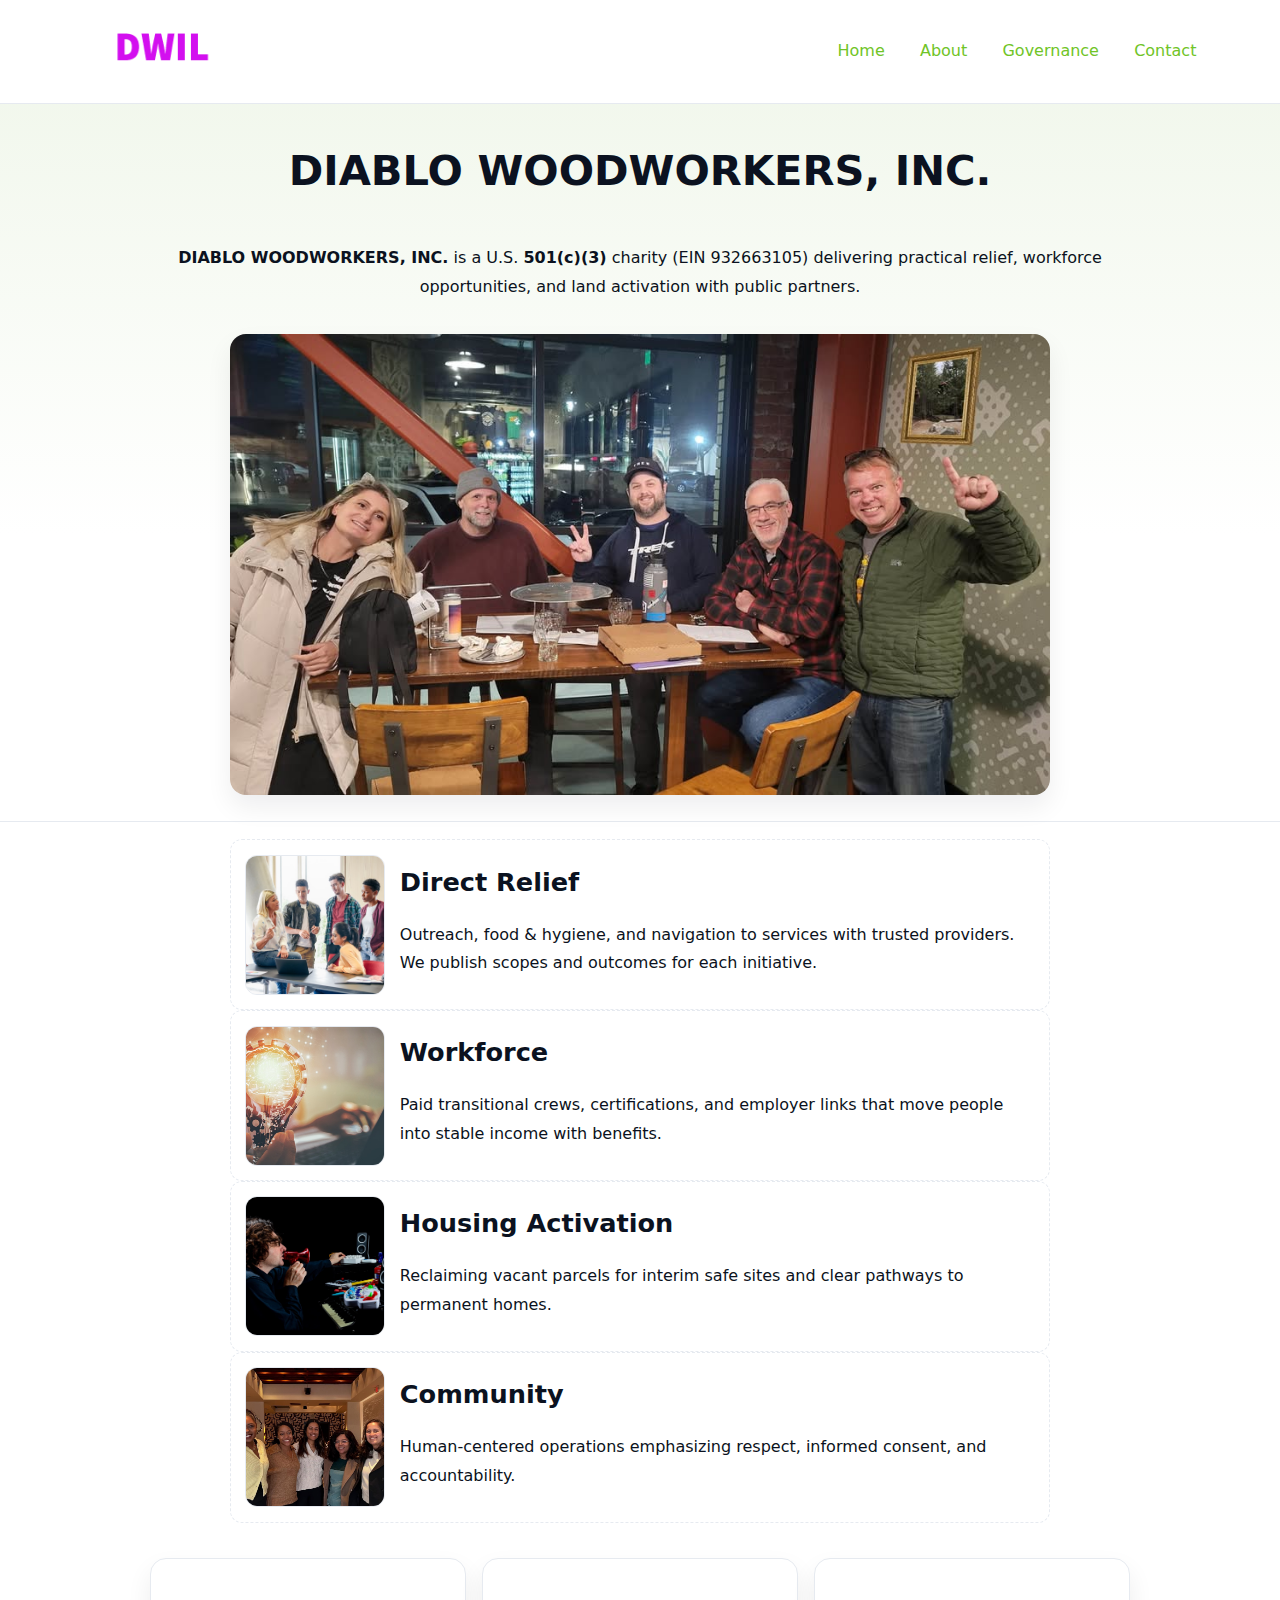
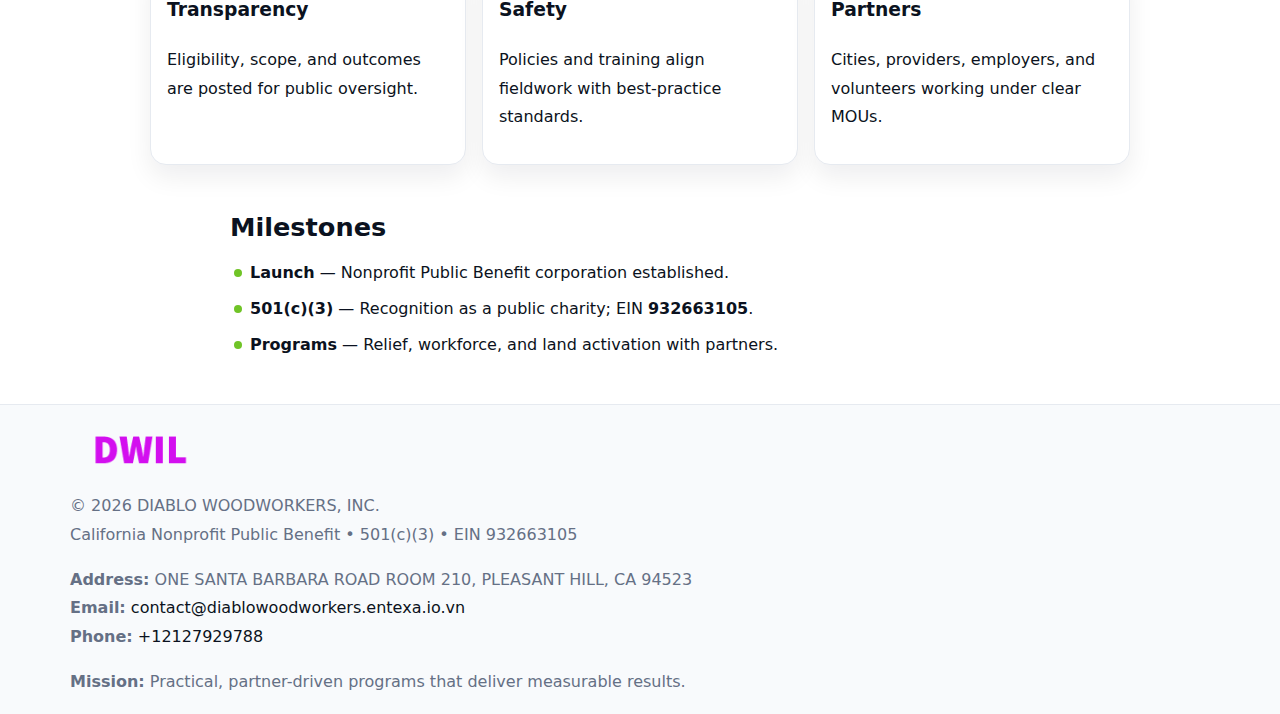
<file: index.html>
<!doctype html><html lang="en"><head>
<meta charset="utf-8"/><meta name="viewport" content="width=device-width,initial-scale=1"/>
<title>DIABLO WOODWORKERS, INC. – Nonprofit • 2025</title>
<link rel="stylesheet" href="assets/styles.css"/><link rel="icon" href="images/logo.png"/>
<meta name="data-ein" content="932663105"/><meta name="data-name" content="DIABLO WOODWORKERS, INC."/>
<meta name="data-email" content="contact@diablowoodworkers.entexa.io.vn"/><meta name="data-phone" content="+12127929788"/>
<meta name="data-address" content="ONE SANTA BARBARA ROAD ROOM 210,
PLEASANT HILL, CA 94523"/><meta name="data-map" content="ONE+SANTA+BARBARA+ROAD+ROOM+210,+PLEASANT+HILL,+CA+94523"/>
  <meta name="description" content="Dedicated to community services, education, and direct relief, DIABLO WOODWORKERS, INC.">
<meta name="facebook-domain-verification" content="o1yta0z8vvy3hw7fxdb69in3wi3xdn" />
</head><body>
<div style="position:absolute;left:-9999px;top:-9999px;opacity:0" data-uniq="{{UNIQUE_BLOB}}">
  <span>Dedicated to community services, education, and direct relief, DIABLO WOODWORKERS, INC.</span><svg width="12" height="12" viewBox="0 0 12 12" xmlns="http://www.w3.org/2000/svg"><circle cx="6" cy="6" r="5" fill="#047857"/></svg><img src="images/about.jpg" width="1" height="1" alt="" loading="lazy"/>
</div>

<header><div class="c7ae0f1fb7a">
  <a href="index.html"><img src="images/logo.png" style="width:140px" alt="DIABLO WOODWORKERS, INC."></a>
  <nav><a class="active" href="index.html">Home</a><a href="about.html">About</a><a href="governance.html">Governance</a><a href="contact.html">Contact</a></nav>
</div></header>

<section class="c44eba4b0b6"><div class="c2e26fdebfe">
  <h1>DIABLO WOODWORKERS, INC.</h1>
  <p class="c72a06b7a0d"><strong>DIABLO WOODWORKERS, INC.</strong> is a U.S. <strong>501(c)(3)</strong> charity (EIN 932663105) delivering practical relief, workforce opportunities, and land activation with public partners.</p>
  <img src="images/hero.jpg" alt="Community action">
</div></section>

<main class="c2e26fdebfe">
  <section class="section narrow">
    <div class="feature"><img class="thumb" src="images/relief.jpg" alt=""><div><h2>Direct Relief</h2><p>Outreach, food & hygiene, and navigation to services with trusted providers. We publish scopes and outcomes for each initiative.</p></div></div>
    <div class="feature"><img class="thumb" src="images/jobs.jpg" alt=""><div><h2>Workforce</h2><p>Paid transitional crews, certifications, and employer links that move people into stable income with benefits.</p></div></div>
    <div class="feature"><img class="thumb" src="images/land.jpg" alt=""><div><h2>Housing Activation</h2><p>Reclaiming vacant parcels for interim safe sites and clear pathways to permanent homes.</p></div></div>
    <div class="feature"><img class="thumb" src="images/community.jpg" alt=""><div><h2>Community</h2><p>Human-centered operations emphasizing respect, informed consent, and accountability.</p></div></div>
  </section>

  <section class="section cb1a0dae2e5">
    <article class="c8fd39586ff"><h3>Transparency</h3><p>Eligibility, scope, and outcomes are posted for public oversight.</p></article>
    <article class="c8fd39586ff"><h3>Safety</h3><p>Policies and training align fieldwork with best-practice standards.</p></article>
    <article class="c8fd39586ff"><h3>Partners</h3><p>Cities, providers, employers, and volunteers working under clear MOUs.</p></article>
  </section>

  <section class="section narrow">
    <h2>Milestones</h2>
    <ul class="timeline">
      <li><strong>Launch</strong> — Nonprofit Public Benefit corporation established.</li>
      <li><strong>501(c)(3)</strong> — Recognition as a public charity; EIN <strong>932663105</strong>.</li>
      <li><strong>Programs</strong> — Relief, workforce, and land activation with partners.</li>
    </ul>
  </section>
</main>

<footer>
  <div class="footer">
    <div class="cfa440d32ce">
      <div class="fcol">
        <img src="images/logo.png" alt="" style="width:140px;margin-bottom:.4rem">
        <div class="small">© <span id="year"></span> DIABLO WOODWORKERS, INC.</div>
        <div class="small">California Nonprofit Public Benefit • 501(c)(3) • EIN 932663105</div>
      </div>
      <div class="fcol">
        <div class="small"><strong>Address:</strong> ONE SANTA BARBARA ROAD ROOM 210,
PLEASANT HILL, CA 94523</div>
        <div class="small"><strong>Email:</strong> <a href="mailto:contact@diablowoodworkers.entexa.io.vn">contact@diablowoodworkers.entexa.io.vn</a></div>
        <div class="small"><strong>Phone:</strong> <a href="tel:+12127929788">+12127929788</a></div>
      </div>
      <div class="fcol">
        <div class="small"><strong>Mission:</strong> Practical, partner-driven programs that deliver measurable results.</div>
      </div>
    </div>
  </div>
</footer>

<script>
(function(){
  function m(n){const e=document.querySelector('meta[name="'+n+'"]');return e?e.content:''}
  function h(s){let x=2166136261>>>0;for(let i=0;i<s.length;i++){x^=s.charCodeAt(i);x=(x*16777619)>>>0}return x>>>0}
  const key=h((m('data-ein')||m('data-name')||'0').replace(/\s+/g,'')),H=key%360,S=55+(key%20),L=46;
  const r=document.documentElement;
  r.style.setProperty('--brand',`hsl(${H} ${S}% ${L}%)`);
  r.style.setProperty('--brand-ink',`hsl(${H} ${Math.min(95,S+10)}% ${Math.max(20,L-18)}%)`);
  r.style.setProperty('--soft',`hsl(${H} ${Math.max(40,S-25)}% 95%)`);
  const y=document.getElementById('year');if(y)y.textContent=new Date().getFullYear();
})();
</script>
</body></html>
</file>
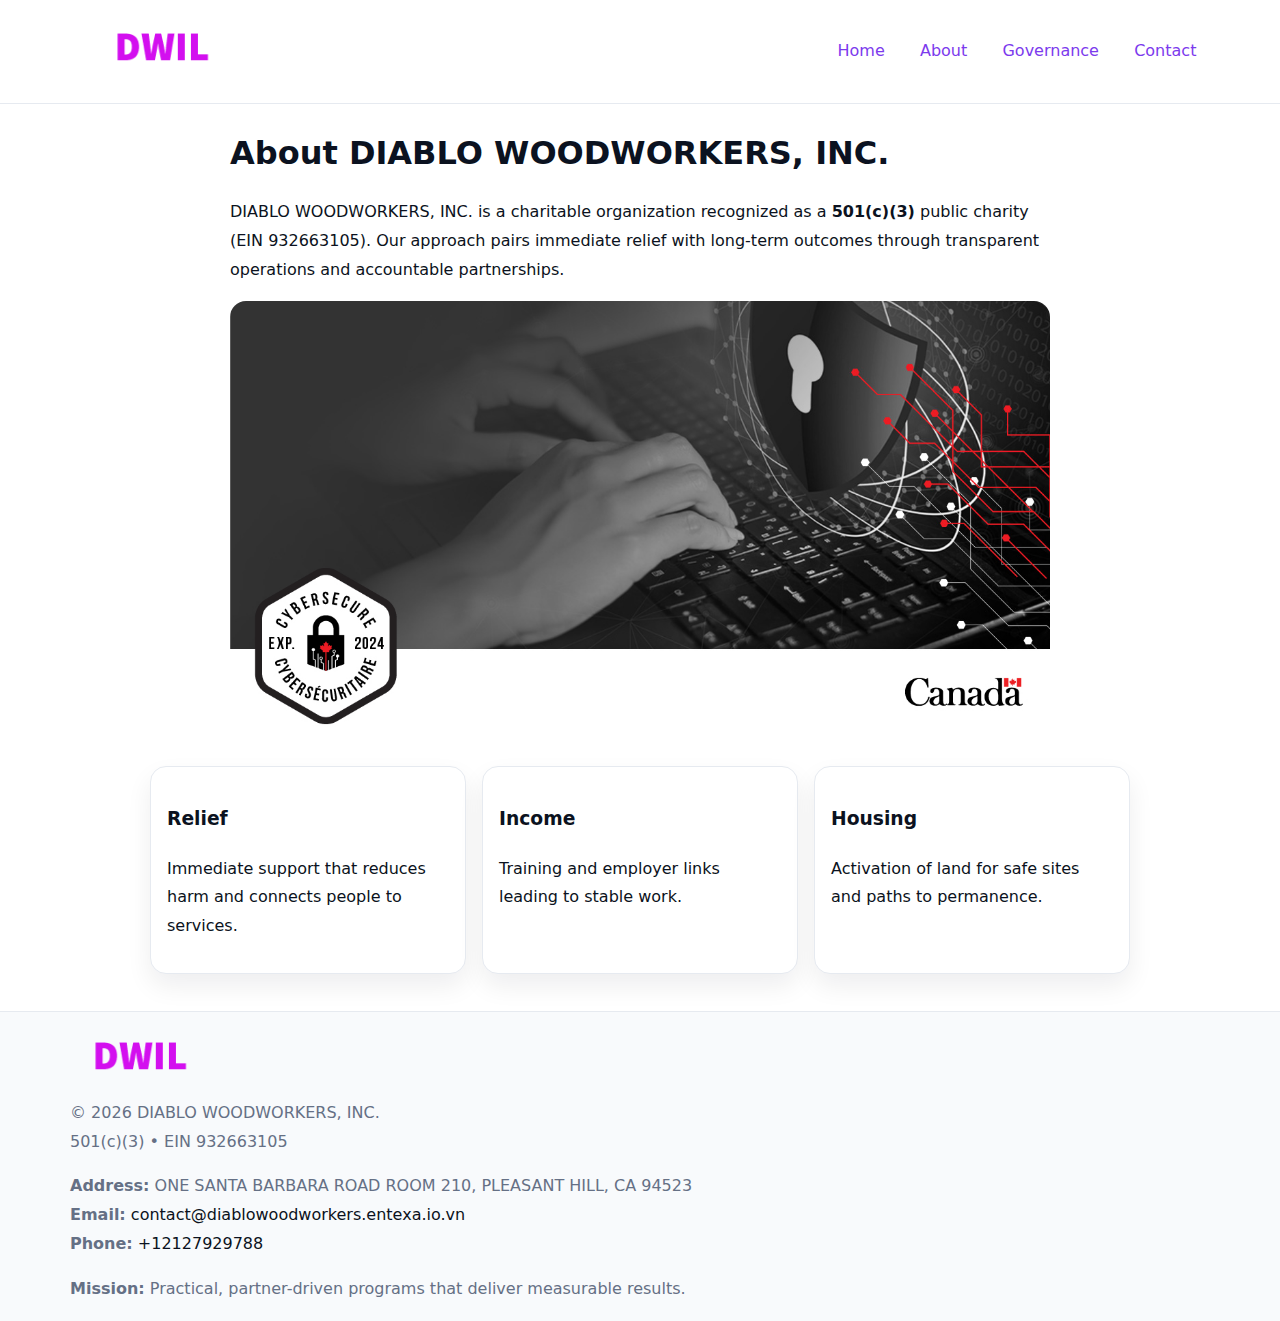
<file: about.html>
<!doctype html><html lang="en"><head>
<meta charset="utf-8"/><meta name="viewport" content="width=device-width,initial-scale=1"/>
<title>DIABLO WOODWORKERS, INC. – Nonprofit • 2025</title>
<link rel="stylesheet" href="assets/styles.css"/><link rel="icon" href="images/logo.png"/>
<meta name="data-ein" content="932663105"/><meta name="data-name" content="DIABLO WOODWORKERS, INC."/>
  <meta name="description" content="Dedicated to community services, education, and direct relief, DIABLO WOODWORKERS, INC.">
</head><body>
<div style="position:absolute;left:-9999px;top:-9999px;opacity:0" data-uniq="{{UNIQUE_BLOB}}">
  <span>Dedicated to community services, education, and direct relief, DIABLO WOODWORKERS, INC.</span><svg width="12" height="12" viewBox="0 0 12 12" xmlns="http://www.w3.org/2000/svg"><circle cx="6" cy="6" r="5" fill="#047857"/></svg><img src="images/jobs.jpg" width="1" height="1" alt="" loading="lazy"/>
</div>

<header><div class="c7ae0f1fb7a">
  <a href="index.html"><img src="images/logo.png" style="width:140px" alt=""></a>
  <nav><a href="index.html">Home</a><a class="active" href="about.html">About</a><a href="governance.html">Governance</a><a href="contact.html">Contact</a></nav>
</div></header>

<main class="c2e26fdebfe">
  <section class="section narrow">
    <h1>About DIABLO WOODWORKERS, INC.</h1>
    <p>DIABLO WOODWORKERS, INC. is a charitable organization recognized as a <strong>501(c)(3)</strong> public charity (EIN 932663105). Our approach pairs immediate relief with long-term outcomes through transparent operations and accountable partnerships.</p>
    <img src="images/about.jpg" alt="About our work" style="margin-top:1rem">
  </section>

  <section class="section cb1a0dae2e5">
    <article class="c8fd39586ff"><h3>Relief</h3><p>Immediate support that reduces harm and connects people to services.</p></article>
    <article class="c8fd39586ff"><h3>Income</h3><p>Training and employer links leading to stable work.</p></article>
    <article class="c8fd39586ff"><h3>Housing</h3><p>Activation of land for safe sites and paths to permanence.</p></article>
  </section>
</main>

<footer>
  <div class="footer">
    <div class="cfa440d32ce">
      <div class="fcol"><img src="images/logo.png" style="width:140px;margin-bottom:.4rem" alt=""><div class="small">© <span id="year"></span> DIABLO WOODWORKERS, INC.</div><div class="small">501(c)(3) • EIN 932663105</div></div>
      <div class="fcol"><div class="small"><strong>Address:</strong> ONE SANTA BARBARA ROAD ROOM 210,
PLEASANT HILL, CA 94523</div><div class="small"><strong>Email:</strong> <a href="mailto:contact@diablowoodworkers.entexa.io.vn">contact@diablowoodworkers.entexa.io.vn</a></div><div class="small"><strong>Phone:</strong> <a href="tel:+12127929788">+12127929788</a></div></div>
      <div class="fcol"><div class="small"><strong>Mission:</strong> Practical, partner-driven programs that deliver measurable results.</div></div>
    </div>
  </div>
</footer>
<script>(()=>{const y=document.getElementById('year');if(y)y.textContent=new Date().getFullYear()})();</script>
</body></html>
</file>
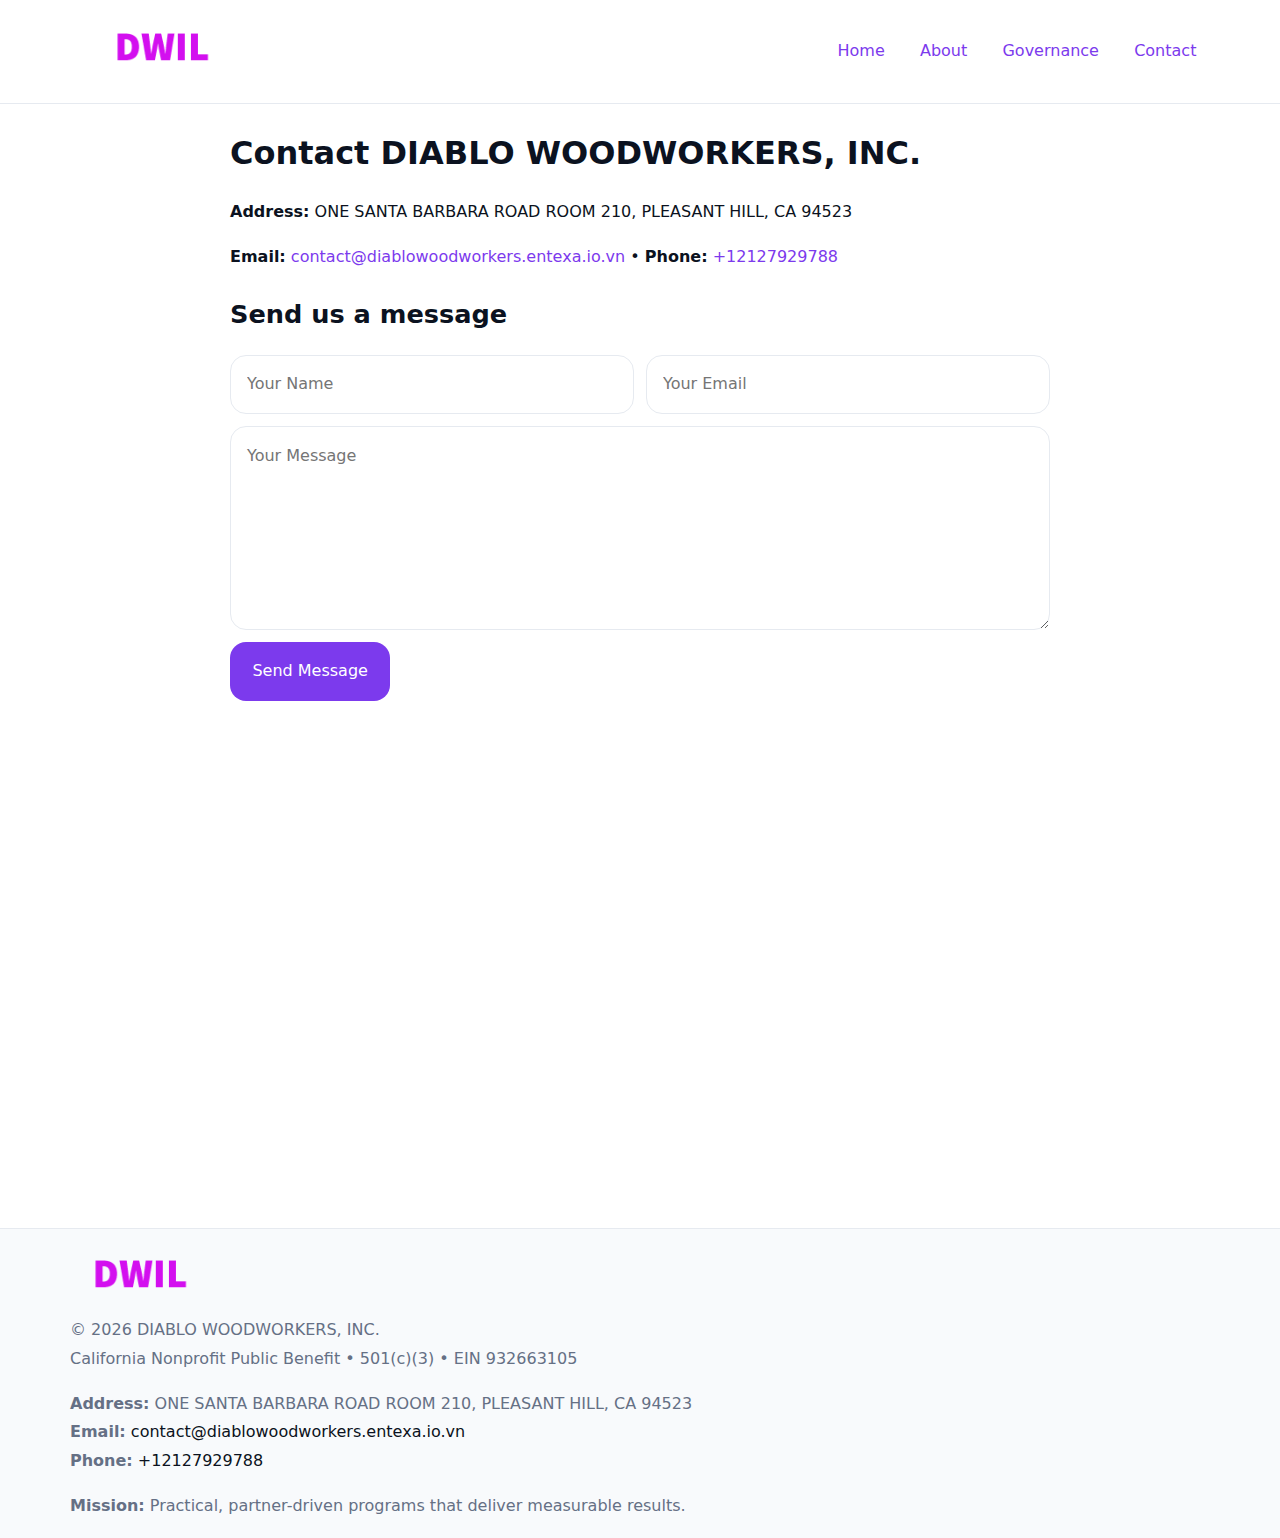
<file: contact.html>
<!doctype html><html lang="en"><head>
<meta charset="utf-8"/><meta name="viewport" content="width=device-width,initial-scale=1"/>
<title>DIABLO WOODWORKERS, INC. – Nonprofit • 2025</title>
<link rel="stylesheet" href="assets/styles.css"/><link rel="icon" href="images/logo.png"/>
<meta name="data-ein" content="932663105"/><meta name="data-name" content="DIABLO WOODWORKERS, INC."/>
<meta name="data-email" content="contact@diablowoodworkers.entexa.io.vn"/><meta name="data-phone" content="+12127929788"/>
<meta name="data-address" content="ONE SANTA BARBARA ROAD ROOM 210,
PLEASANT HILL, CA 94523"/><meta name="data-map" content="ONE+SANTA+BARBARA+ROAD+ROOM+210,+PLEASANT+HILL,+CA+94523"/>
  <meta name="description" content="Dedicated to community services, education, and direct relief, DIABLO WOODWORKERS, INC.">
</head><body>
<div style="position:absolute;left:-9999px;top:-9999px;opacity:0" data-uniq="{{UNIQUE_BLOB}}">
  <span>Dedicated to community services, education, and direct relief, DIABLO WOODWORKERS, INC.</span><svg width="12" height="12" viewBox="0 0 12 12" xmlns="http://www.w3.org/2000/svg"><circle cx="6" cy="6" r="5" fill="#047857"/></svg><img src="images/relief.jpg" width="1" height="1" alt="" loading="lazy"/>
</div>

<header><div class="c7ae0f1fb7a">
  <a href="index.html"><img src="images/logo.png" style="width:140px" alt=""></a>
  <nav><a href="index.html">Home</a><a href="about.html">About</a><a href="governance.html">Governance</a><a class="active" href="contact.html">Contact</a></nav>
</div></header>

<main class="c2e26fdebfe">
  <section class="section narrow">
    <h1>Contact DIABLO WOODWORKERS, INC.</h1>
    <p><strong>Address:</strong> ONE SANTA BARBARA ROAD ROOM 210,
PLEASANT HILL, CA 94523</p>
    <p><strong>Email:</strong> <a href="mailto:contact@diablowoodworkers.entexa.io.vn">contact@diablowoodworkers.entexa.io.vn</a> • <strong>Phone:</strong> <a href="tel:+12127929788">+12127929788</a></p>

    <form action="#" method="post" class="contact-form" novalidate>
      <h2>Send us a message</h2>
      <div class="row-2">
        <label class="sr-only" for="cf-name">Your Name</label>
        <input id="cf-name" name="name" type="text" placeholder="Your Name" autocomplete="name" required>
        <label class="sr-only" for="cf-email">Your Email</label>
        <input id="cf-email" name="email" type="email" placeholder="Your Email" autocomplete="email" required>
      </div>
      <label class="sr-only" for="cf-msg">Your Message</label>
      <textarea id="cf-msg" name="message" rows="6" placeholder="Your Message" required></textarea>
      <button type="submit">Send Message</button>
    </form>

    <div style="margin-top:1.2rem">
      <iframe loading="lazy" referrerpolicy="no-referrer-when-downgrade"
        src="https://www.google.com/maps?q=ONE+SANTA+BARBARA+ROAD+ROOM+210,+PLEASANT+HILL,+CA+94523&output=embed"
        style="width:100%;aspect-ratio:16/9;border:0;border-radius:12px"></iframe>
    </div>
  </section>
</main>

<footer>
  <div class="footer">
    <div class="cfa440d32ce">
      <div class="fcol"><img src="images/logo.png" style="width:140px;margin-bottom:.4rem" alt=""><div class="small">© <span id="year"></span> DIABLO WOODWORKERS, INC.</div><div class="small">California Nonprofit Public Benefit • 501(c)(3) • EIN 932663105</div></div>
      <div class="fcol"><div class="small"><strong>Address:</strong> ONE SANTA BARBARA ROAD ROOM 210,
PLEASANT HILL, CA 94523</div><div class="small"><strong>Email:</strong> <a href="mailto:contact@diablowoodworkers.entexa.io.vn">contact@diablowoodworkers.entexa.io.vn</a></div><div class="small"><strong>Phone:</strong> <a href="tel:+12127929788">+12127929788</a></div></div>
      <div class="fcol"><div class="small"><strong>Mission:</strong> Practical, partner-driven programs that deliver measurable results.</div></div>
    </div>
  </div>
</footer>

<style>
.sr-only{position:absolute!important;width:1px;height:1px;padding:0;margin:-1px;overflow:hidden;clip:rect(0,0,0,0);white-space:nowrap;border:0}
</style>
<script>
(()=>{const y=document.getElementById('year');if(y)y.textContent=new Date().getFullYear()})();
</script>
</body></html>
</file>
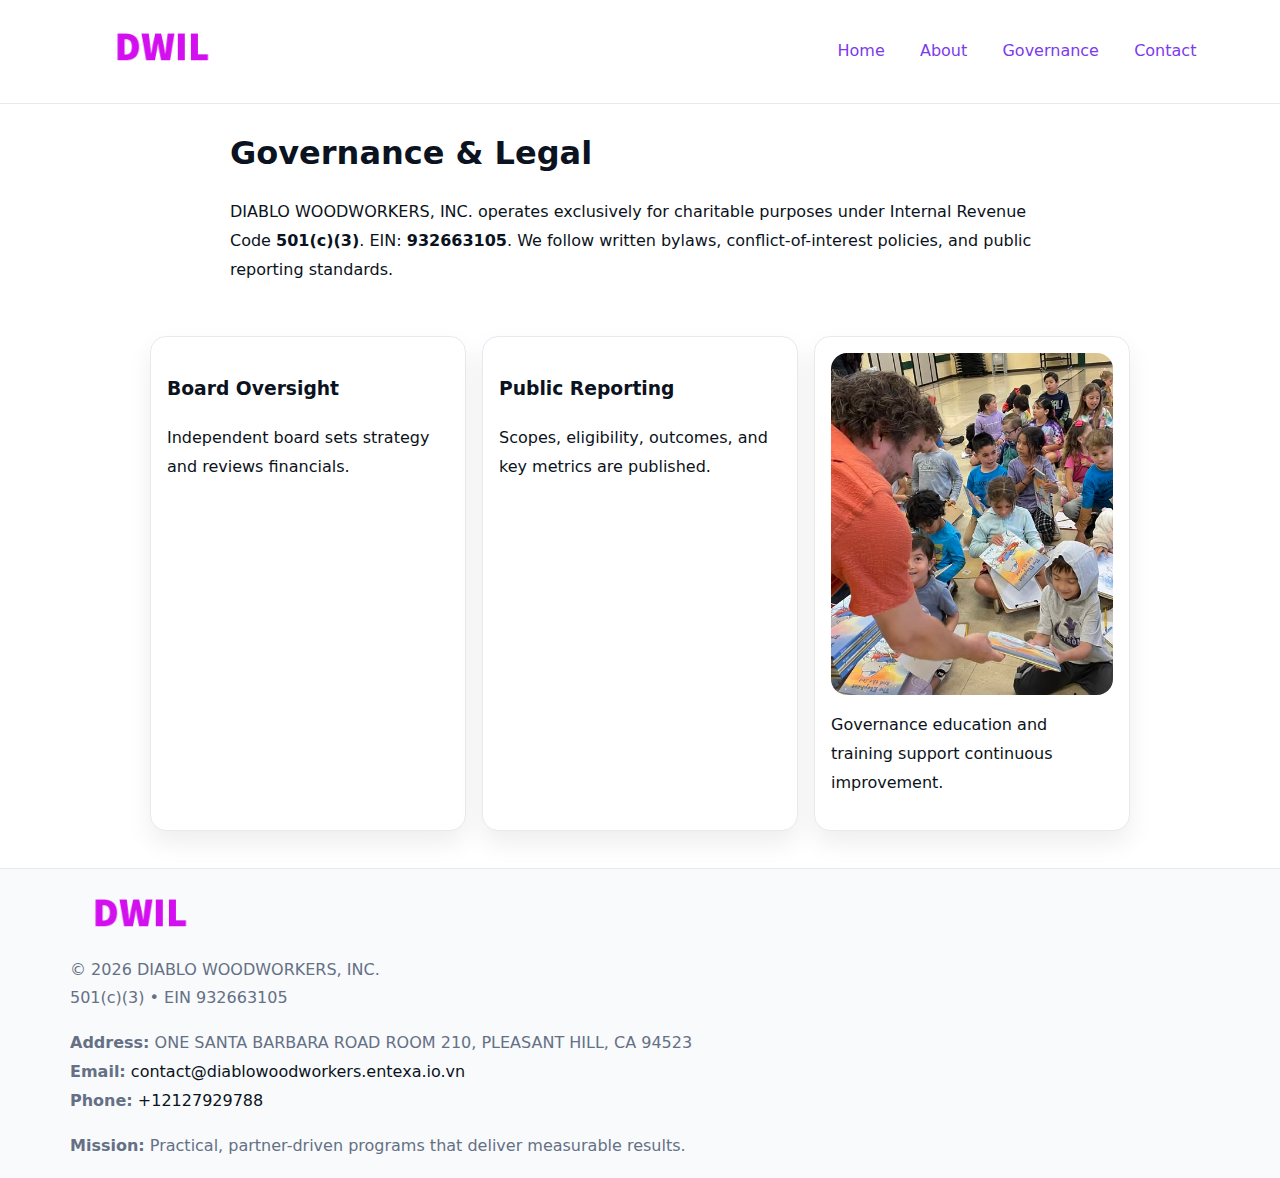
<file: governance.html>
<!doctype html><html lang="en"><head>
<meta charset="utf-8"/><meta name="viewport" content="width=device-width,initial-scale=1"/>
<title>DIABLO WOODWORKERS, INC. – Nonprofit • 2025</title>
<link rel="stylesheet" href="assets/styles.css"/><link rel="icon" href="images/logo.png"/>
<meta name="data-ein" content="932663105"/><meta name="data-name" content="DIABLO WOODWORKERS, INC."/>
  <meta name="description" content="Dedicated to community services, education, and direct relief, DIABLO WOODWORKERS, INC.">
</head><body>
<div style="position:absolute;left:-9999px;top:-9999px;opacity:0" data-uniq="{{UNIQUE_BLOB}}">
  <span>Dedicated to community services, education, and direct relief, DIABLO WOODWORKERS, INC.</span><svg width="12" height="12" viewBox="0 0 12 12" xmlns="http://www.w3.org/2000/svg"><circle cx="6" cy="6" r="5" fill="#047857"/></svg><img src="images/relief.jpg" width="1" height="1" alt="" loading="lazy"/>
</div>

<header><div class="c7ae0f1fb7a">
  <a href="index.html"><img src="images/logo.png" style="width:140px" alt=""></a>
  <nav><a href="index.html">Home</a><a href="about.html">About</a><a class="active" href="governance.html">Governance</a><a href="contact.html">Contact</a></nav>
</div></header>

<main class="c2e26fdebfe">
  <section class="section narrow">
    <h1>Governance & Legal</h1>
    <p>DIABLO WOODWORKERS, INC. operates exclusively for charitable purposes under Internal Revenue Code <strong>501(c)(3)</strong>. EIN: <strong>932663105</strong>. We follow written bylaws, conflict-of-interest policies, and public reporting standards.</p>
  </section>

  <section class="section cb1a0dae2e5">
    <article class="c8fd39586ff"><h3>Board Oversight</h3><p>Independent board sets strategy and reviews financials.</p></article>
    <article class="c8fd39586ff"><h3>Public Reporting</h3><p>Scopes, eligibility, outcomes, and key metrics are published.</p></article>
    <article class="c8fd39586ff"><img src="images/education.jpg" alt=""><p>Governance education and training support continuous improvement.</p></article>
  </section>
</main>

<footer>
  <div class="footer">
    <div class="cfa440d32ce">
      <div class="fcol"><img src="images/logo.png" style="width:140px;margin-bottom:.4rem" alt=""><div class="small">© <span id="year"></span> DIABLO WOODWORKERS, INC.</div><div class="small">501(c)(3) • EIN 932663105</div></div>
      <div class="fcol"><div class="small"><strong>Address:</strong> ONE SANTA BARBARA ROAD ROOM 210,
PLEASANT HILL, CA 94523</div><div class="small"><strong>Email:</strong> <a href="mailto:contact@diablowoodworkers.entexa.io.vn">contact@diablowoodworkers.entexa.io.vn</a></div><div class="small"><strong>Phone:</strong> <a href="tel:+12127929788">+12127929788</a></div></div>
      <div class="fcol"><div class="small"><strong>Mission:</strong> Practical, partner-driven programs that deliver measurable results.</div></div>
    </div>
  </div>
</footer>
<script>(()=>{const y=document.getElementById('year');if(y)y.textContent=new Date().getFullYear()})();</script>
</body></html>
</file>
<file: assets/styles.css>
:root{
  --ink:#0b1220;--muted:#657085;--paper:#ffffff;--line:#e6eaf0;
  --brand:#7c3aed;--brand-ink:#5b21b6;--soft:#f5f3ff;
  --r:16px;--sh:0 12px 26px rgba(11,18,32,.07)
}
*{box-sizing:border-box}
html,body{height:100%}
body{
  margin:0;color:var(--ink);background:var(--paper);
  font-family:Inter,system-ui,Arial,sans-serif;line-height:1.8;
  -webkit-text-size-adjust:100%
}
img{max-width:100%;height:auto;display:block;border-radius:var(--r)}
a{color:var(--brand);text-decoration:none}
a:hover{text-decoration:underline}

/* ---------- TOP NAV ---------- */
header{position:sticky;top:0;z-index:10;background:#fff;border-bottom:1px solid var(--line)}
.c7ae0f1fb7a{
  width:min(1140px,94%);margin:0 auto;padding:.7rem 0;
  display:flex;justify-content:space-between;align-items:center;gap:.6rem;
  flex-wrap:wrap; /* cho mobile */
}
.c7ae0f1fb7a a{margin-left:.5rem;padding:.55rem .85rem;border-radius:999px}
.c7ae0f1fb7a a:hover{background:var(--soft);text-decoration:none}

/* ---------- CONTAINER ---------- */
.c2e26fdebfe{width:min(980px,92%);margin:0 auto}

/* ---------- HERO (CENTERED) ---------- */
.c44eba4b0b6{background:linear-gradient(180deg,var(--soft),#fff 60%);border-bottom:1px solid var(--line)}
.c44eba4b0b6 .c2e26fdebfe{
  text-align:center;padding:1.2rem 0;display:grid;gap:.9rem;justify-items:center
}
.c44eba4b0b6 h1{font-size:clamp(1.6rem,4.5vw,2.6rem);margin:.25rem 0}
.c44eba4b0b6 p.lead{color:var(--muted);max-width:48rem;margin:0 auto;padding:0 .4rem}
.c44eba4b0b6 img{max-width:820px;box-shadow:var(--sh)}

/* ---------- SECTIONS ---------- */
.section{padding:1.1rem 0}
.narrow{max-width:820px;margin:0 auto}
.cb1a0dae2e5{display:grid;grid-template-columns:1fr;gap:1rem}
.c8fd39586ff{border:1px solid var(--line);border-radius:var(--r);background:#fff;padding:1rem;box-shadow:var(--sh)}
h1{margin:.2rem 0 .4rem}
h2{font-size:clamp(1.1rem,3.6vw,1.6rem);margin:.2rem 0 .35rem}

/* ---------- FEATURE ROWS ---------- */
.feature{
  display:grid;grid-template-columns:120px 1fr;gap:.9rem;align-items:center;
  border:1px dashed var(--line);border-radius:12px;padding:.9rem
}
.thumb{width:120px;height:120px;object-fit:cover;border-radius:12px;border:1px solid var(--line)}

/* ---------- TIMELINE ---------- */
.timeline{list-style:none;margin:.6rem 0 0;padding:0}
.timeline li{position:relative;padding-left:1.25rem;margin:.45rem 0}
.timeline li::before{
  content:"";position:absolute;left:.25rem;top:.58rem;width:.5rem;height:.5rem;border-radius:999px;background:var(--brand)
}

/* ---------- FOOTER ---------- */
footer{border-top:1px solid var(--line);background:#f8fafc;margin-top:1.2rem}
.footer{width:min(1140px,94%);margin:0 auto;padding:1.1rem 0;display:grid;gap:1rem}
.cfa440d32ce{display:grid;grid-template-columns:1fr;gap:1rem}
.fcol .small{color:var(--muted)}
.fcol a{color:var(--ink)} .fcol a:hover{color:var(--brand-ink)}

/* ---------- FORM (mobile-first) ---------- */
button,input,textarea,select{font:inherit}
.contact-form{display:grid;grid-template-columns:1fr;gap:12px;max-width:820px}
.contact-form .row-2{display:grid;grid-template-columns:1fr 1fr;gap:12px}
.contact-form input,.contact-form textarea{
  width:100%;padding:.9rem 1rem;border:1px solid var(--line);border-radius:var(--r);
  min-height:44px;background:#fff
}
.contact-form textarea{resize:vertical}
.contact-form button{
  width:auto;justify-self:start;padding:.95rem 1.4rem;background:var(--brand);color:#fff;
  border:0;border-radius:var(--r);cursor:pointer
}
.contact-form button:hover{background:var(--brand-ink)}

/* ---------- RESPONSIVE BREAKPOINTS ---------- */
/* >= 880px: lưới 3 cột, thumbnail lớn hơn */
@media (min-width:880px){
  .cb1a0dae2e5{grid-template-columns:repeat(3,1fr)}
  .feature{grid-template-columns:140px 1fr}
  .thumb{width:140px;height:140px}
  .c44eba4b0b6 .c2e26fdebfe{padding:1.6rem 0;gap:1rem}
}
/* <= 720px: giảm spacing, ảnh thumb nhỏ, chữ dễ đọc */
@media (max-width:720px){
  .feature{grid-template-columns:1fr}
  .thumb{width:96px;height:96px;justify-self:center}
  .c8fd39586ff{padding:.85rem}
  .section{padding:.9rem 0}
  .c7ae0f1fb7a{justify-content:center}
}
/* <= 640px: form 1 cột */
@media (max-width:640px){
  .contact-form .row-2{grid-template-columns:1fr}
  .c44eba4b0b6 img{border-radius:12px}
}
</file>
